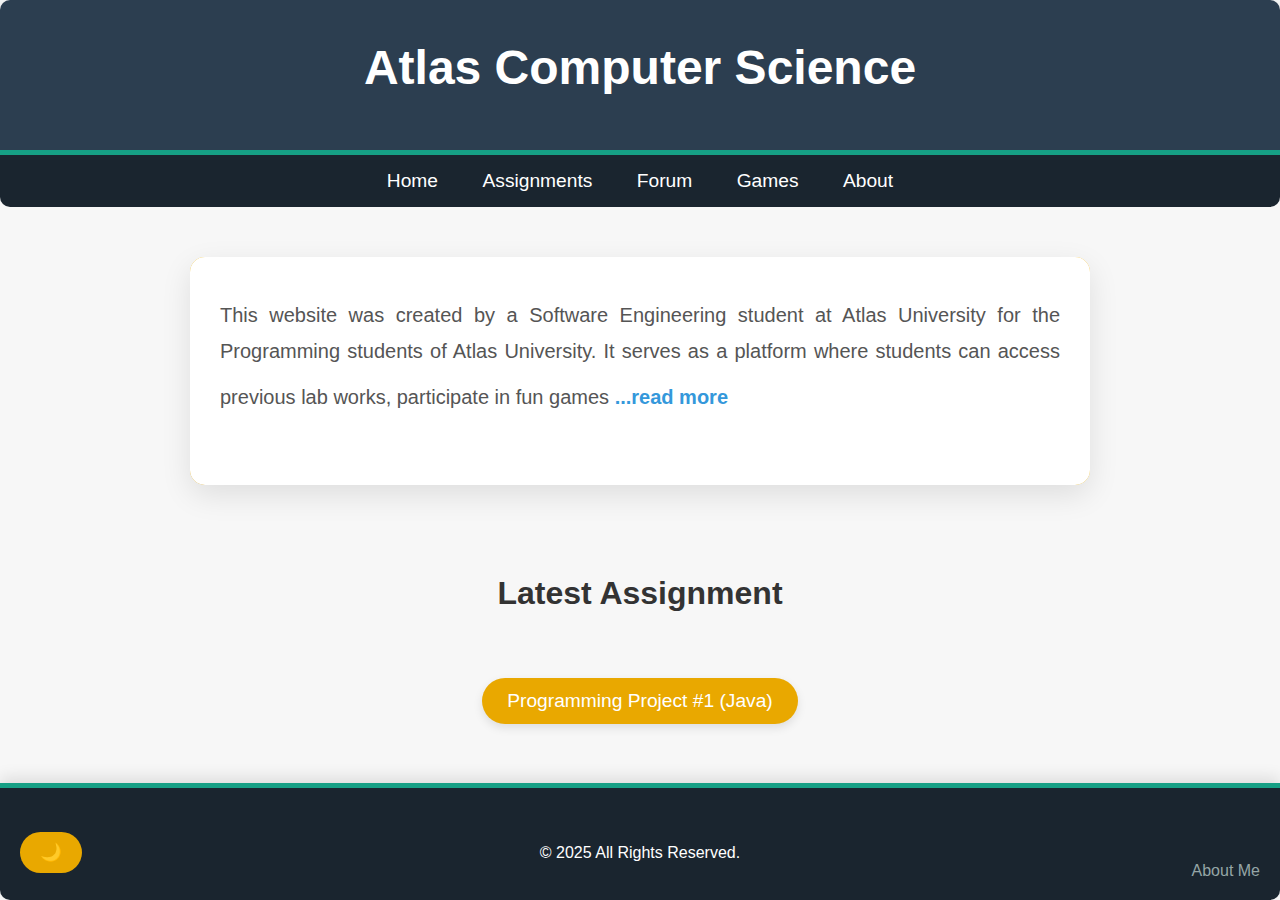
<file: index.html>
<!DOCTYPE html>
<html lang="en">
<head>
    <meta charset="UTF-8">
    <meta name="viewport" content="width=device-width, initial-scale=1.0">
    <title>Atlas Computer Science</title>
    <link rel="stylesheet" href="assets/css/style.css">
</head>
<body>
    <header class="header-animate">
        <h1>Atlas Computer Science</h1>
    </header>

    <nav>
        <a href="index.html" class="nav-btn">Home</a>
        <a href="assignments.html" class="nav-btn">Assignments</a>
        <a href="https://atlascs.proboards.com" target="_blank" class="nav-btn">Forum</a>
        <a href="games.html" class="nav-btn">Games</a>
        <a href="about.html" class="nav-btn">About</a>
    </nav>

    
    <section class="info-section info-animate">
        <p class="info-text">
            This website was created by a Software Engineering student at Atlas University for the Programming students of Atlas University. It serves as a platform where students can access previous lab works, participate in fun games
            <a href="about.html" class="read-more-link"> ...read more</a>
        </p>
    </section>

    <main>
        <section class="assignment">
            <h2>Latest Assignment</h2><br><br>
            <button class="assignment-btn" onclick="window.location.href='assignments/assignment3.html'">Programming Project #1 (Java)</button>
        </section>
    </main>

    <footer>
        <p>&nbsp;</p>
        <p>&nbsp;</p>
        <p style="text-align: center">&copy; 2025 All Rights Reserved.</p>
        <p style="text-align: right"><a href="portfolio.html" class="about-link">About Me</a></p>
    </footer>

    <button class="toggle-btn">🌙</button>

    <script src="assets/js/theme-toggle.js"></script>
</body>
</html>
</file>
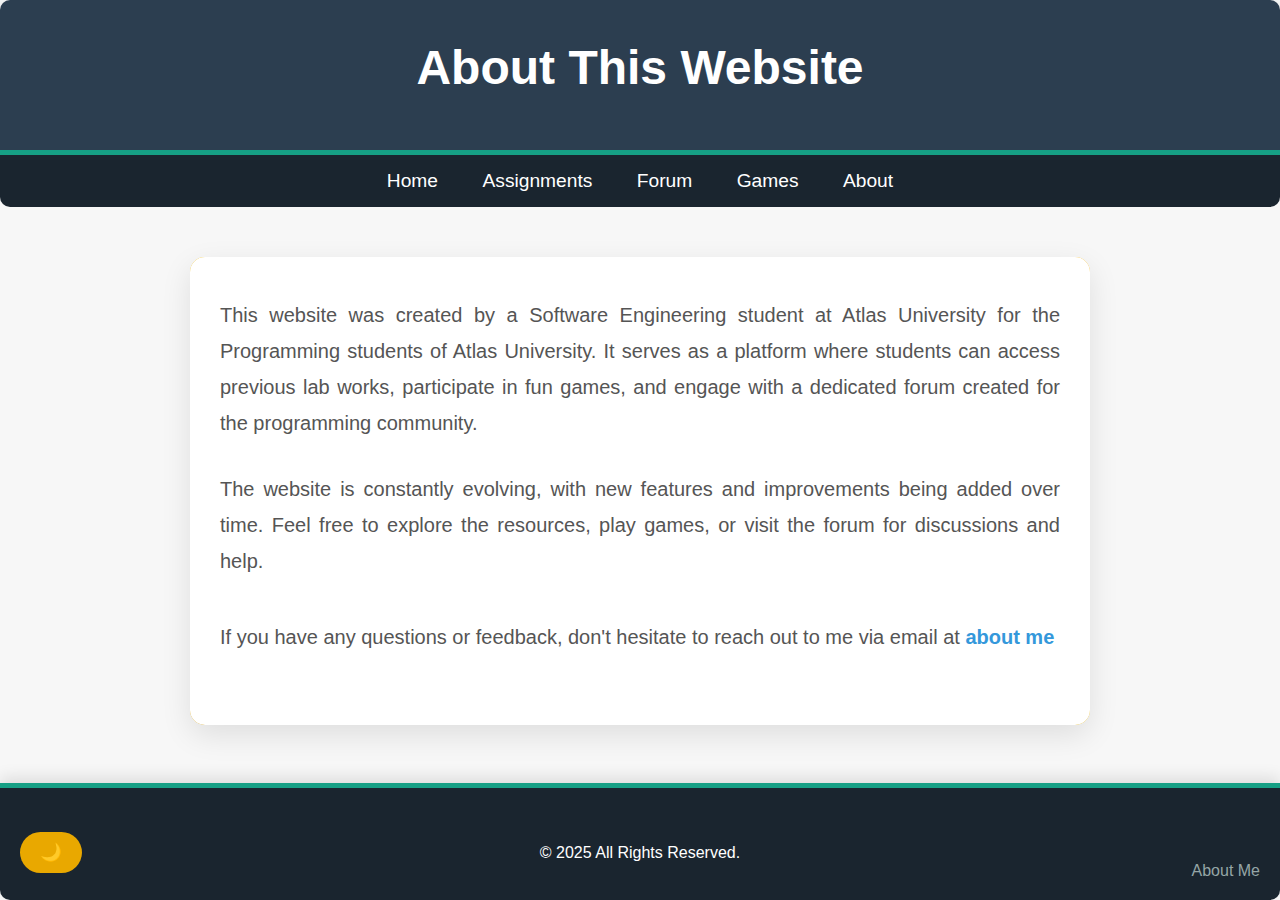
<file: about.html>
<!DOCTYPE html>
<html lang="en">
<head>
    <meta charset="UTF-8">
    <meta name="viewport" content="width=device-width, initial-scale=1.0">
    <title>About Us</title>
    <link rel="stylesheet" href="assets/css/style.css">
</head>
<body>
    <header class="header-animate">
        <h1>About This Website</h1>
    </header>

    <nav>
        <a href="index.html" class="nav-btn">Home</a>
        <a href="assignments.html" class="nav-btn">Assignments</a>
        <a href="https://atlascs.proboards.com" target="_blank" class="nav-btn">Forum</a>
        <a href="games.html" class="nav-btn">Games</a>
        <a href="about.html" class="nav-btn">About</a>
    </nav>

    <section class="info-section info-animate">
        <p class="info-text">
            This website was created by a Software Engineering student at Atlas University for the Programming students of Atlas University. It serves as a platform where students can access previous lab works, participate in fun games, and engage with a dedicated forum created for the programming community.
        </p>
        <p class="info-text">
            The website is constantly evolving, with new features and improvements being added over time. Feel free to explore the resources, play games, or visit the forum for discussions and help.
        </p>
        <p class="info-text">
            If you have any questions or feedback, don't hesitate to reach out to me via email at <a href="portfolio.html" class="read-more-link"> about me</a>
        </p>
    </section>


    <footer>
        <p>&nbsp;</p>
        <p>&nbsp;</p>
        <p style="text-align: center">&copy; 2025 All Rights Reserved.</p>
        <p style="text-align: right"><a href="portfolio.html" class="about-link">About Me</a></p>
    </footer>

    <button class="toggle-btn">🌙</button>

    <script src="assets/js/theme-toggle.js"></script>
</body>
</html>
</file>
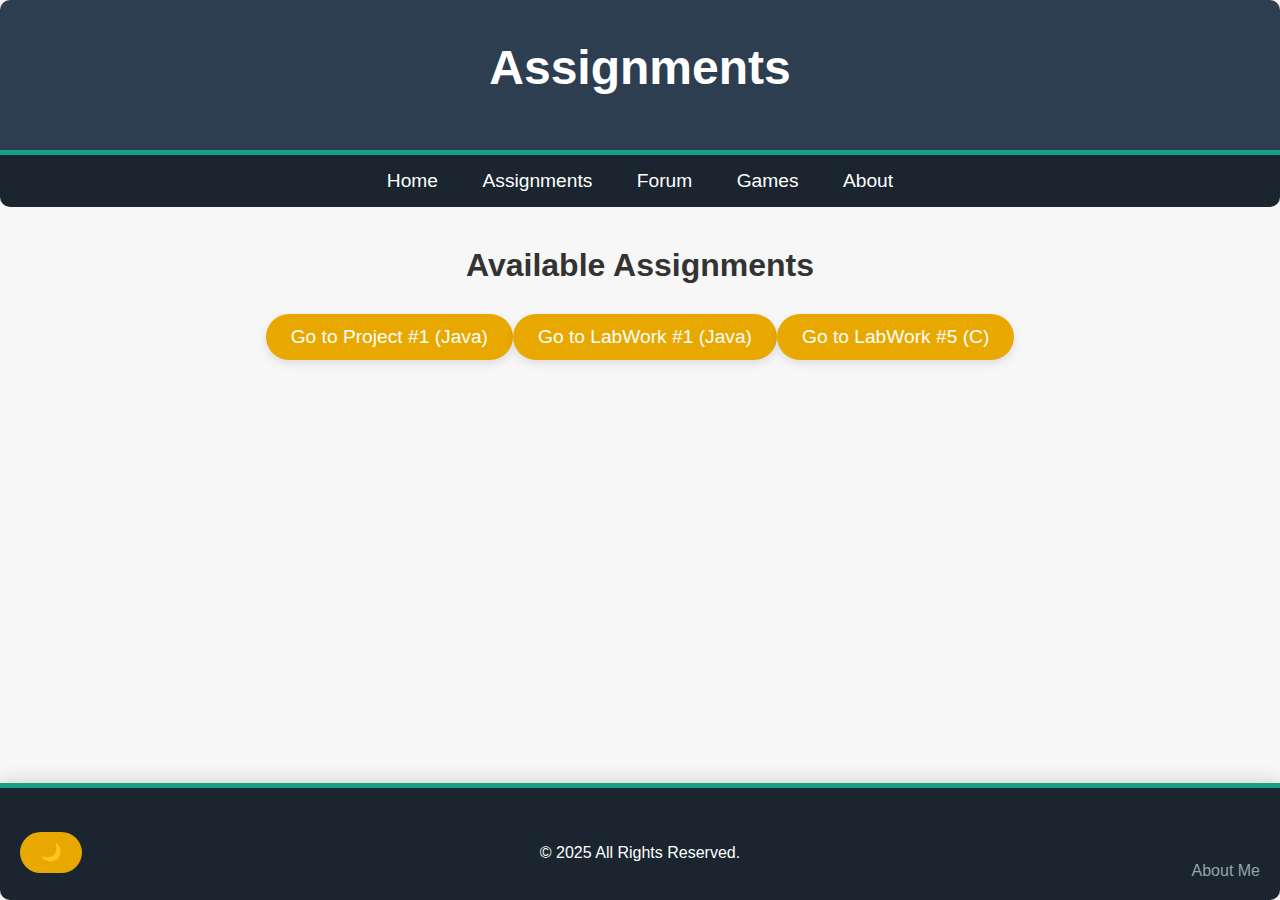
<file: assignments.html>
<!DOCTYPE html>
<html lang="en">
<head>
    <meta charset="UTF-8">
    <meta name="viewport" content="width=device-width, initial-scale=1.0">
    <title>Assignments</title>
    <link rel="stylesheet" href="assets/css/style.css">
</head>
<body>
    <header>
        <h1>Assignments</h1>
    </header>

    <nav>
        <a href="index.html" class="nav-btn">Home</a>
        <a href="assignments.html" class="nav-btn">Assignments</a>
        <a href="https://atlascs.proboards.com" target="_blank" class="nav-btn">Forum</a>
        <a href="games.html" class="nav-btn">Games</a>
        <a href="about.html" class="nav-btn">About</a>
    </nav>

    <main>
        <section class="assignment-list">
            <h2>Available Assignments</h2>
            <div id="assignment-buttons">
                <!-- Dynamically generated buttons will appear here -->
            </div>
        </section>
    </main>

    <footer>
        <p>&nbsp;</p>
        <p>&nbsp;</p>
        <p style="text-align: center">&copy; 2025 All Rights Reserved.</p>
        <p style="text-align: right"><a href="portfolio.html" class="about-link">About Me</a></p>
    </footer>

    <button class="toggle-btn">🌙</button>

    <script src="assets/js/theme-toggle.js"></script>
    <script>
        // List of assignments with display name and file path
        const assignments = [
            { name: 'Project #1 (Java)', file: 'assignments/assignment3.html' },
            { name: 'LabWork #1 (Java)', file: 'assignments/assignment1.html' },
            { name: 'LabWork #5 (C)', file: 'assignments/assignment2.html' }
        ];

        // Function to dynamically create buttons for each assignment
        window.onload = function() {
            const buttonContainer = document.getElementById('assignment-buttons');
            
            // Check if there are any assignments
            if (assignments.length === 0) {
                // If no assignments, hide the button container
                buttonContainer.style.display = 'none';
            } else {
                // If assignments exist, create the buttons
                assignments.forEach(assignment => {
                    // Create a button for each assignment
                    const button = document.createElement('button');
                    button.textContent = `Go to ${assignment.name}`; // Display the name of the assignment
                    button.classList.add('assignment-btn');
                    button.onclick = () => window.location.href = assignment.file;
                    buttonContainer.appendChild(button);
                });
            }
        };
    </script>
</body>
</html>
</file>
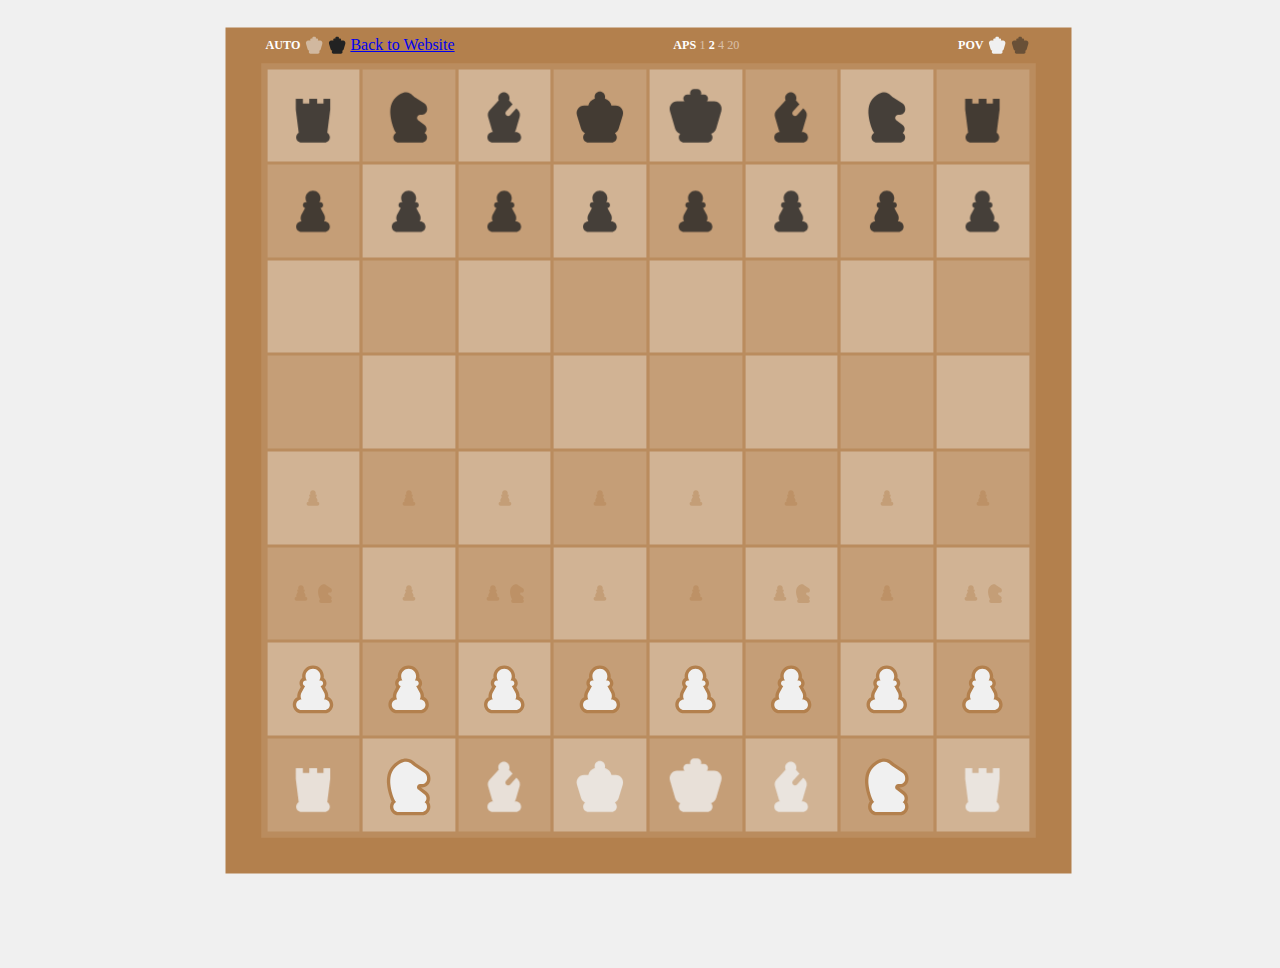
<file: chess-game.html>
<!DOCTYPE html>
<html lang="en">
<head>
    <meta charset="UTF-8">
    <meta name="viewport" content="width=device-width, initial-scale=1.0">
    <title>Chess Game</title>
    <link rel="stylesheet" href="assets/css/style-chess.css">  <!-- Link to your CSS file -->
</head>
<body>
    <section id="view">
        <aside>
          <div>
            <h3 title="Autoplay">Auto</h3>
            <label for="white-random"><input type="checkbox" id="white-random" /><svg width="170" height="170" viewBox="0 0 170 170" fill="none" xmlns="http://www.w3.org/2000/svg" class="white"><use href="#king" /></svg></label>
            <label for="black-random"><input type="checkbox" id="black-random" checked /><svg width="170" height="170" viewBox="0 0 170 170" fill="none" xmlns="http://www.w3.org/2000/svg" class="black"><use href="#king" /></svg></label>
            <a href="index.html">Back to Website</a>
          </div>
          <div>
            <h3 title="Actions per Second">APS</h3>
            <label for="speed-slow"><input type="radio" name="speed" id="speed-slow" /><span>1</span></label>
            <label for="speed-medium"><input type="radio" name="speed" id="speed-medium" checked /><span>2</span></label>
            <label for="speed-fast"><input type="radio" name="speed" id="speed-fast" /><span>4</span></label>
            <label for="speed-asap"><input type="radio" name="speed" id="speed-asap" /><span>20</span></label>
          </div>
          <div>
            <h3 title="Point of View">POV</h3>
            <label for="white-perspective"><input type="radio" name="perspective" id="white-perspective" checked /><svg width="170" height="170" viewBox="0 0 170 170" fill="none" xmlns="http://www.w3.org/2000/svg" class="white"><use href="#king" /></svg></label>
            <label for="black-perspective"><input type="radio" name="perspective" id="black-perspective" /><svg width="170" height="170" viewBox="0 0 170 170" fill="none" xmlns="http://www.w3.org/2000/svg" class="black"><use href="#king" /></svg></label>
          </div>
        </aside>
        <div id="board"></div>
      </section>
      
      <svg aria-hidden style="display: none;" width="170" height="170" viewBox="0 0 170 170" fill="none" xmlns="http://www.w3.org/2000/svg">
        <g id="pawn">
          <path fill="var(--stroke)" d="M63.9596 75.8417L71.9157 80.049C73.2376 77.5492 73.3078 74.5734 72.1052 72.0141C70.9025 69.4547 68.5669 67.6094 65.7987 67.0316L63.9596 75.8417ZM53.8303 94.9961L61.7863 99.2034L61.7864 99.2034L53.8303 94.9961ZM53.2512 96.2739L44.7646 93.2777L44.7646 93.2777L53.2512 96.2739ZM54.1798 112V121C57.4071 121 60.3874 119.272 61.9907 116.471C63.5939 113.67 63.5747 110.225 61.9403 107.442L54.1798 112ZM114.82 112L107.06 107.442C105.425 110.225 105.406 113.67 107.009 116.471C108.613 119.272 111.593 121 114.82 121V112ZM115.749 96.2739L124.235 93.2776L124.235 93.2776L115.749 96.2739ZM115.17 94.9961L107.214 99.2034L107.214 99.2034L115.17 94.9961ZM105.111 75.9755L104.388 67.0046C101.37 67.2479 98.6777 68.9917 97.2213 71.6453C95.7649 74.2989 95.74 77.5069 97.1551 80.1828L105.111 75.9755ZM101.706 61L94.1937 56.0436C92.3701 58.8076 92.2116 62.3498 93.7811 65.2657C95.3506 68.1816 98.3945 70 101.706 70V61ZM68.294 61V70C71.6055 70 74.6494 68.1816 76.2189 65.2657C77.7884 62.3498 77.6299 58.8076 75.8063 56.0436L68.294 61ZM56.0036 71.6343L45.8743 90.7887L61.7864 99.2034L71.9157 80.049L56.0036 71.6343ZM45.8743 90.7887C45.5683 91.3674 45.1338 92.2321 44.7646 93.2777L61.7378 99.2702C61.7062 99.3598 61.685 99.4043 61.691 99.3911C61.6938 99.3851 61.7021 99.3674 61.718 99.3356C61.7341 99.3035 61.756 99.2608 61.7863 99.2034L45.8743 90.7887ZM44.7646 93.2777C43.8488 95.8717 40.5174 106.509 46.4192 116.558L61.9403 107.442C61.2075 106.194 60.9315 104.686 61.0138 103C61.0971 101.296 61.5308 99.8565 61.7378 99.2702L44.7646 93.2777ZM54.1798 103H54V121H54.1798V103ZM54 103C41.2975 103 31 113.297 31 126H49C49 123.239 51.2386 121 54 121V103ZM31 126C31 138.703 41.2974 149 54 149V131C51.2386 131 49 128.761 49 126H31ZM54 149H116V131H54V149ZM116 149C128.703 149 139 138.703 139 126H121C121 128.761 118.761 131 116 131V149ZM139 126C139 113.297 128.703 103 116 103V121C118.761 121 121 123.239 121 126H139ZM116 103H114.82V121H116V103ZM122.581 116.558C128.483 106.509 125.151 95.8716 124.235 93.2776L107.262 99.2702C107.469 99.8565 107.903 101.296 107.986 103C108.069 104.686 107.793 106.194 107.06 107.442L122.581 116.558ZM124.235 93.2776C123.866 92.2321 123.432 91.3674 123.126 90.7887L107.214 99.2034C107.244 99.2608 107.266 99.3035 107.282 99.3356C107.298 99.3674 107.306 99.3851 107.309 99.3912C107.315 99.4043 107.294 99.3598 107.262 99.2702L124.235 93.2776ZM123.126 90.7888L113.067 71.7681L97.1551 80.1828L107.214 99.2034L123.126 90.7888ZM103 68.5C103 67.7083 103.607 67.0675 104.388 67.0046L105.835 84.9463C114.328 84.2614 121 77.1644 121 68.5H103ZM104.5 70C103.672 70 103 69.3284 103 68.5H121C121 59.3873 113.613 52 104.5 52V70ZM101.706 70H104.5V52H101.706V70ZM109.218 65.9564C112.241 61.375 114 55.8793 114 50H96C96 52.248 95.3352 54.3134 94.1937 56.0436L109.218 65.9564ZM114 50C114 33.9837 101.016 21 85 21V39C91.0751 39 96 43.9249 96 50H114ZM85 21C68.9837 21 56 33.9837 56 50H74C74 43.9249 78.9249 39 85 39V21ZM56 50C56 55.8793 57.7591 61.375 60.7818 65.9564L75.8063 56.0436C74.6648 54.3134 74 52.248 74 50H56ZM65.5 70H68.294V52H65.5V70ZM67 68.5C67 69.3284 66.3284 70 65.5 70V52C56.3873 52 49 59.3873 49 68.5H67ZM65.7987 67.0316C66.4826 67.1743 67 67.7665 67 68.5H49C49 76.4618 54.6302 83.0882 62.1205 84.6518L65.7987 67.0316Z" />
          <path fill-rule="evenodd" clip-rule="evenodd" d="M63.9596 75.8417L53.8303 94.9961C53.6109 95.4111 53.4075 95.8312 53.2512 96.2739C52.4848 98.4448 50.4371 105.627 54.1798 112H54C46.268 112 40 118.268 40 126C40 133.732 46.268 140 54 140H116C123.732 140 130 133.732 130 126C130 118.268 123.732 112 116 112H114.82C118.563 105.627 116.515 98.4447 115.749 96.2739C115.592 95.8312 115.389 95.4111 115.17 94.9961L105.111 75.9755C108.967 75.6645 112 72.4364 112 68.5C112 64.3579 108.642 61 104.5 61H101.706C103.788 57.8442 105 54.0636 105 50C105 38.9543 96.0457 30 85 30C73.9543 30 65 38.9543 65 50C65 54.0636 66.2119 57.8442 68.294 61H65.5C61.3579 61 58 64.3579 58 68.5C58 72.1142 60.5564 75.1312 63.9596 75.8417Z" />
        </g>
      
        <g id="rook">
          <path fill="var(--stroke)" d="M96 40H105C105 35.0294 100.971 31 96 31V40ZM75 40V31C70.0294 31 66 35.0294 66 40H75ZM75 53L75 62C77.3869 62 79.6761 61.0518 81.364 59.364C83.0518 57.6761 84 55.387 84 53H75ZM58 53H49C49 57.9706 53.0294 62 58 62L58 53ZM58 40H67C67 35.0294 62.9706 31 58 31V40ZM39 40V31C34.0294 31 30 35.0294 30 40H39ZM39 69H30C30 69.379 30.0239 69.7577 30.0717 70.1337L39 69ZM46.8667 130.951L51.4589 138.691C54.5432 136.861 56.2467 133.375 55.795 129.817L46.8667 130.951ZM123.133 130.951L114.205 129.817C113.753 133.375 115.457 136.861 118.541 138.691L123.133 130.951ZM131 69L139.928 70.1338C139.976 69.7577 140 69.3791 140 69L131 69ZM131 40H140C140 35.0294 135.971 31 131 31V40ZM113 40V31C108.029 31 104 35.0294 104 40H113ZM113 53L113 62C115.387 62 117.676 61.0518 119.364 59.364C121.052 57.6761 122 55.387 122 53H113ZM96 53H87C87 57.9706 91.0294 62 96 62L96 53ZM96 31H75V49H96V31ZM66 40V53H84V40H66ZM75 44L58 44L58 62L75 62L75 44ZM67 53V40H49V53H67ZM58 31H39V49H58V31ZM30 40V69H48V40H30ZM30.0717 70.1337L37.9384 132.085L55.795 129.817L47.9283 67.8663L30.0717 70.1337ZM42.2745 123.211C35.5441 127.204 30.9998 134.566 30.9998 143H48.9998C48.9998 141.18 49.9671 139.576 51.4589 138.691L42.2745 123.211ZM30.9998 143C30.9998 155.703 41.2973 166 53.9998 166V148C51.2384 148 48.9998 145.761 48.9998 143H30.9998ZM53.9998 166H116V148H53.9998V166ZM116 166C128.702 166 139 155.703 139 143H121C121 145.761 118.761 148 116 148V166ZM139 143C139 134.567 134.456 127.204 127.725 123.211L118.541 138.691C120.033 139.576 121 141.18 121 143H139ZM132.061 132.085L139.928 70.1338L122.072 67.8662L114.205 129.817L132.061 132.085ZM140 69V40H122V69H140ZM131 31H113V49H131V31ZM104 40V53H122V40H104ZM113 44L96 44L96 62L113 62L113 44ZM105 53V40H87V53H105Z" />
          <path fill-rule="evenodd" clip-rule="evenodd" d="M96 40H75V53L58 53V40H39V69L46.8667 130.951C42.7556 133.39 39.9998 137.873 39.9998 143C39.9998 150.732 46.2678 157 53.9998 157H116C123.732 157 130 150.732 130 143C130 137.873 127.244 133.39 123.133 130.951L131 69V40H113V53L96 53V40Z" />
        </g>
      
        
        <g id="knight">
          <path fill="var(--stroke)" d="M49.1052 38.3193L55.4587 44.6937L55.4587 44.6937L49.1052 38.3193ZM94.2401 29.9368L87.874 36.2986L87.8741 36.2987L94.2401 29.9368ZM47.3161 124.557L55.6423 121.14L55.6423 121.14L47.3161 124.557ZM51.766 130.503L55.8329 138.532C58.5612 137.15 60.401 134.477 60.7176 131.435C61.0343 128.393 59.7845 125.399 57.3994 123.484L51.766 130.503ZM127.628 131.204L122.091 124.109C119.79 125.905 118.502 128.705 118.637 131.621C118.773 134.537 120.314 137.207 122.772 138.782L127.628 131.204ZM132.387 123.702L141.165 125.687L141.165 125.687L132.387 123.702ZM127.584 110.339L133.091 103.22L133.091 103.22L127.584 110.339ZM110.576 97.1821L105.069 104.301L105.069 104.301L110.576 97.1821ZM126.76 52.2539L121.858 59.802L121.858 59.802L126.76 52.2539ZM99.5001 34.552L104.402 27.0039L104.402 27.0039L99.5001 34.552ZM94.4956 30.1927L100.866 23.8348L100.866 23.8347L94.4956 30.1927ZM55.4587 44.6937C66.4763 33.7121 74.1214 31.8771 78.4041 32.0063C82.8219 32.1396 86.0037 34.427 87.874 36.2986L100.606 23.575C96.9524 19.9187 89.6658 14.3378 78.9468 14.0145C68.0925 13.6871 55.9323 18.8073 42.7516 31.9449L55.4587 44.6937ZM55.6423 121.14C51.8581 111.919 46.772 97.1895 45.3694 82.2455C43.9517 67.1402 46.4349 53.688 55.4587 44.6937L42.7516 31.9449C28.1598 46.4892 25.8204 66.5842 27.4482 83.9274C29.091 101.432 34.9182 118.052 38.99 127.974L55.6423 121.14ZM57.3994 123.484C56.6293 122.866 56.029 122.082 55.6423 121.14L38.99 127.974C40.5712 131.827 43.0657 135.061 46.1326 137.522L57.3994 123.484ZM53.0838 143C53.0838 141.063 54.183 139.368 55.8329 138.532L47.699 122.475C40.2331 126.256 35.0838 134.019 35.0838 143H53.0838ZM58.0838 148C55.3224 148 53.0838 145.761 53.0838 143H35.0838C35.0838 155.703 45.3812 166 58.0838 166V148ZM120.084 148H58.0838V166H120.084V148ZM125.084 143C125.084 145.761 122.845 148 120.084 148V166C132.786 166 143.084 155.703 143.084 143H125.084ZM122.772 138.782C124.181 139.685 125.084 141.24 125.084 143H143.084C143.084 134.852 138.84 127.7 132.484 123.627L122.772 138.782ZM123.608 121.717C123.387 122.695 122.843 123.522 122.091 124.109L133.165 138.3C137.095 135.233 140 130.837 141.165 125.687L123.608 121.717ZM122.077 117.458C123.372 118.459 123.969 120.121 123.608 121.717L141.165 125.687C143.069 117.265 139.92 108.503 133.091 103.22L122.077 117.458ZM105.069 104.301L122.077 117.458L133.091 103.22L116.083 90.0634L105.069 104.301ZM98.3876 90.6851C98.3876 96.0131 100.855 101.041 105.069 104.301L116.083 90.0634C116.275 90.2123 116.388 90.4418 116.388 90.6851H98.3876ZM115.602 73.471C106.095 73.471 98.3876 81.178 98.3876 90.6851H116.388C116.388 91.1191 116.036 91.471 115.602 91.471V73.471ZM120.815 73.471H115.602V91.471H120.815V73.471ZM125.243 69.0432C125.243 71.4886 123.261 73.471 120.815 73.471V91.471C133.202 91.471 143.243 81.4297 143.243 69.0432H125.243ZM125.243 66.0369V69.0432H143.243V66.0369H125.243ZM121.858 59.802C123.969 61.1731 125.243 63.5195 125.243 66.0369H143.243C143.243 57.4241 138.885 49.3965 131.661 44.7058L121.858 59.802ZM94.5985 42.1001L121.858 59.802L131.661 44.7058L104.402 27.0039L94.5985 42.1001ZM88.1255 36.5506C89.5726 38.0004 91.8096 40.2891 94.5985 42.1001L104.402 27.0039C103.476 26.4028 102.551 25.5233 100.866 23.8348L88.1255 36.5506ZM87.8741 36.2987C87.9569 36.3816 88.04 36.4649 88.1256 36.5506L100.866 23.8347C100.781 23.7498 100.694 23.6625 100.606 23.5749L87.8741 36.2987Z" />
          <path fill-rule="evenodd" clip-rule="evenodd" d="M94.2401 29.9368C88.716 24.409 73.3034 14.2001 49.1052 38.3193C25.4895 61.8579 39.4602 105.414 47.3161 124.557C48.3001 126.955 49.8475 128.963 51.766 130.503C47.208 132.812 44.0838 137.541 44.0838 143C44.0838 150.732 50.3518 157 58.0838 157H120.084C127.816 157 134.084 150.732 134.084 143C134.084 138.046 131.511 133.693 127.628 131.204C129.969 129.378 131.694 126.766 132.387 123.702C133.519 118.693 131.646 113.481 127.584 110.339L110.576 97.1821C108.565 95.6265 107.388 93.2275 107.388 90.6851C107.388 86.1486 111.065 82.471 115.602 82.471H120.815C128.231 82.471 134.243 76.4592 134.243 69.0432V66.0369C134.243 60.4718 131.427 55.2848 126.76 52.2539L99.5001 34.552C97.6428 33.3459 96.0618 31.7619 94.4956 30.1927C94.4104 30.1073 94.3252 30.022 94.2401 29.9368Z" />
        </g>
        
        <g id="bishop">
          <path fill="var(--stroke)" d="M97.7142 44.0856L89.4897 40.4306L87.1055 45.7955L91.0547 50.1396L97.7142 44.0856ZM107.204 54.5248L113.843 60.6014L119.386 54.5454L113.864 48.4708L107.204 54.5248ZM90.0638 73.2519L96.7027 79.3284L96.7027 79.3284L90.0638 73.2519ZM90.5325 83.8481L84.4559 90.4871L84.4559 90.4871L90.5325 83.8481ZM101.129 83.3795L107.768 89.456L107.768 89.456L101.129 83.3795ZM117.337 65.6709L123.997 59.6168L117.36 52.3162L110.698 59.5943L117.337 65.6709ZM122.204 71.0243L115.544 77.0783L115.544 77.0783L122.204 71.0243ZM126.158 88.1953L134.795 90.7267L134.795 90.7267L126.158 88.1953ZM115.792 123.563L107.155 121.031L107.155 121.031L115.792 123.563ZM113.283 128.798L105.902 123.648L96.0296 137.798H113.283V128.798ZM54.7167 128.798V137.798H71.9704L62.0977 123.648L54.7167 128.798ZM52.2081 123.563L60.8447 121.031L60.8447 121.031L52.2081 123.563ZM41.8417 88.1953L33.2051 90.7267L33.2051 90.7267L41.8417 88.1953ZM45.7961 71.0243L52.4556 77.0783L52.4556 77.0783L45.7961 71.0243ZM70.2858 44.0856L76.9453 50.1396L80.8945 45.7955L78.5103 40.4306L70.2858 44.0856ZM105.939 47.7406C107.267 44.7523 108 41.4498 108 38H90C90 38.8832 89.8148 39.6991 89.4897 40.4306L105.939 47.7406ZM113.864 48.4708L104.374 38.0315L91.0547 50.1396L100.545 60.5789L113.864 48.4708ZM96.7027 79.3284L113.843 60.6014L100.565 48.4483L83.4248 67.1754L96.7027 79.3284ZM96.609 77.2092C97.2201 77.7685 97.2621 78.7173 96.7027 79.3284L83.4248 67.1754C77.2722 73.8975 77.7338 84.3345 84.4559 90.4871L96.609 77.2092ZM94.4898 77.3029C95.0491 76.6918 95.9979 76.6499 96.609 77.2092L84.4559 90.4871C91.178 96.6397 101.615 96.1781 107.768 89.456L94.4898 77.3029ZM110.698 59.5943L94.4898 77.3029L107.768 89.456L123.976 71.7474L110.698 59.5943ZM128.863 64.9702L123.997 59.6168L110.678 71.7249L115.544 77.0783L128.863 64.9702ZM134.795 90.7267C137.442 81.6942 135.195 71.9349 128.863 64.9702L115.544 77.0783C117.655 79.3999 118.404 82.653 117.522 85.6638L134.795 90.7267ZM124.429 126.094L134.795 90.7267L117.522 85.6638L107.155 121.031L124.429 126.094ZM120.664 133.948C122.307 131.594 123.591 128.951 124.429 126.094L107.155 121.031C106.874 121.992 106.446 122.869 105.902 123.648L120.664 133.948ZM116 119.798H113.283V137.798H116V119.798ZM139 142.798C139 130.096 128.703 119.798 116 119.798V137.798C118.761 137.798 121 140.037 121 142.798H139ZM116 165.798C128.703 165.798 139 155.501 139 142.798H121C121 145.56 118.761 147.798 116 147.798V165.798ZM54 165.798H116V147.798H54V165.798ZM31 142.798C31 155.501 41.2974 165.798 54 165.798V147.798C51.2386 147.798 49 145.56 49 142.798H31ZM54 119.798C41.2975 119.798 31 130.096 31 142.798H49C49 140.037 51.2386 137.798 54 137.798V119.798ZM54.7167 119.798H54V137.798H54.7167V119.798ZM43.5714 126.094C44.4088 128.951 45.6929 131.594 47.3357 133.948L62.0977 123.648C61.5539 122.869 61.1262 121.992 60.8447 121.031L43.5714 126.094ZM33.2051 90.7267L43.5714 126.094L60.8447 121.031L50.4784 85.6638L33.2051 90.7267ZM39.1366 64.9702C32.8051 71.9349 30.5576 81.6942 33.2051 90.7267L50.4784 85.6638C49.5959 82.653 50.3451 79.3999 52.4556 77.0783L39.1366 64.9702ZM63.6264 38.0315L39.1366 64.9702L52.4556 77.0783L76.9453 50.1396L63.6264 38.0315ZM60 38C60 41.4498 60.7334 44.7523 62.0614 47.7406L78.5103 40.4306C78.1852 39.6991 78 38.8832 78 38H60ZM84 14C70.7452 14 60 24.7452 60 38H78C78 34.6863 80.6863 32 84 32V14ZM108 38C108 24.7452 97.2548 14 84 14V32C87.3137 32 90 34.6863 90 38H108Z" />
          <path fill-rule="evenodd" clip-rule="evenodd" d="M99 38C99 40.1665 98.5407 42.2257 97.7142 44.0856L107.204 54.5248L90.0638 73.2519C87.2671 76.3074 87.477 81.0515 90.5325 83.8481C93.588 86.6448 98.3321 86.435 101.129 83.3795L117.337 65.6709L122.204 71.0243C126.425 75.6674 127.923 82.1736 126.158 88.1953L115.792 123.563C115.233 125.471 114.377 127.231 113.283 128.798H116C123.732 128.798 130 135.066 130 142.798C130 150.53 123.732 156.798 116 156.798H54C46.268 156.798 40 150.53 40 142.798C40 135.066 46.268 128.798 54 128.798H54.7167C53.6234 127.231 52.7675 125.471 52.2081 123.563L41.8417 88.1953C40.0767 82.1736 41.5751 75.6674 45.7961 71.0243L70.2858 44.0856C69.4593 42.2257 69 40.1665 69 38C69 29.7157 75.7157 23 84 23C92.2843 23 99 29.7157 99 38Z" />
        </g>
      
        <g id="queen">
          <path fill="var(--stroke)" d="M98.3201 39.3222L89.7589 36.5462C88.2688 41.1416 90.6725 46.0937 95.2048 47.7659L98.3201 39.3222ZM71.6799 39.3222L74.7952 47.7659C79.3275 46.0937 81.7312 41.1416 80.2411 36.5462L71.6799 39.3222ZM54.2398 58V67C58.658 67 62.4228 63.7931 63.1253 59.4312L54.2398 58ZM23.8059 83.7931L32.42 81.1862L32.42 81.1862L23.8059 83.7931ZM34.7006 119.793L26.0864 122.4L26.0864 122.4L34.7006 119.793ZM45.4311 132.146L51.1198 139.12C53.5226 137.16 54.7472 134.101 54.3609 131.025C53.9746 127.948 52.0318 125.287 49.2191 123.982L45.4311 132.146ZM124.913 131.982L120.97 123.892C118.183 125.25 116.292 127.947 115.963 131.029C115.635 134.112 116.917 137.147 119.355 139.061L124.913 131.982ZM135.299 119.793L126.685 117.186L126.685 117.186L135.299 119.793ZM146.194 83.7932L137.58 81.1862L137.58 81.1862L146.194 83.7932ZM115.76 58L106.875 59.4312C107.577 63.7931 111.342 67 115.76 67V58ZM90 35C90 35.5543 89.9131 36.0707 89.7589 36.5462L106.881 42.0983C107.61 39.8513 108 37.4624 108 35H90ZM85 30C87.7614 30 90 32.2386 90 35H108C108 22.2975 97.7026 12 85 12V30ZM80 35C80 32.2386 82.2386 30 85 30V12C72.2975 12 62 22.2975 62 35H80ZM80.2411 36.5462C80.0869 36.0707 80 35.5543 80 35H62C62 37.4624 62.3902 39.8513 63.1188 42.0983L80.2411 36.5462ZM63.1253 59.4312C63.7988 55.2498 67.5604 50.4352 74.7952 47.7659L68.5647 30.8786C57.1112 35.1044 47.3444 44.2138 45.3544 56.5688L63.1253 59.4312ZM54.2398 49H42.9485V67H54.2398V49ZM42.9485 49C23.4932 49 9.55633 67.7789 15.1917 86.4001L32.42 81.1862C30.2825 74.123 35.5689 67 42.9485 67V49ZM15.1917 86.4001L26.0864 122.4L43.3148 117.186L32.42 81.1862L15.1917 86.4001ZM26.0864 122.4C28.5395 130.506 34.3182 136.911 41.643 140.31L49.2191 123.982C46.429 122.687 44.2438 120.256 43.3148 117.186L26.0864 122.4ZM39.7423 125.172C34.5896 129.375 31.2741 135.804 31.2741 143H49.2741C49.2741 141.44 49.978 140.051 51.1198 139.12L39.7423 125.172ZM31.2741 143C31.2741 155.703 41.5715 166 54.2741 166V148C51.5127 148 49.2741 145.761 49.2741 143H31.2741ZM54.2741 166H116.274V148H54.2741V166ZM116.274 166C128.977 166 139.274 155.703 139.274 143H121.274C121.274 145.761 119.036 148 116.274 148V166ZM139.274 143C139.274 135.648 135.815 129.099 130.471 124.904L119.355 139.061C120.54 139.991 121.274 141.407 121.274 143H139.274ZM128.856 140.073C135.943 136.619 141.516 130.321 143.914 122.4L126.685 117.186C125.777 120.186 123.67 122.576 120.97 123.892L128.856 140.073ZM143.914 122.4L154.808 86.4001L137.58 81.1862L126.685 117.186L143.914 122.4ZM154.808 86.4001C160.444 67.7789 146.507 49 127.052 49V67C134.431 67 139.718 74.123 137.58 81.1862L154.808 86.4001ZM127.052 49H115.76V67H127.052V49ZM95.2048 47.7659C102.44 50.4352 106.201 55.2498 106.875 59.4312L124.646 56.5688C122.656 44.2138 112.889 35.1044 101.435 30.8786L95.2048 47.7659Z" />
          <path fill-rule="evenodd" clip-rule="evenodd" d="M98.3201 39.3222C98.7615 37.961 99 36.5084 99 35C99 27.268 92.732 21 85 21C77.268 21 71 27.268 71 35C71 36.5084 71.2385 37.961 71.6799 39.3222C62.3358 42.7698 55.5716 49.7318 54.2398 58H42.9485C29.5311 58 19.9194 70.951 23.8059 83.7931L34.7006 119.793C36.3917 125.381 40.3736 129.799 45.4311 132.146C42.2838 134.713 40.2741 138.622 40.2741 143C40.2741 150.732 46.5421 157 54.2741 157H116.274C124.006 157 130.274 150.732 130.274 143C130.274 138.528 128.177 134.545 124.913 131.982C129.807 129.597 133.647 125.254 135.299 119.793L146.194 83.7932C150.081 70.951 140.469 58 127.052 58H115.76C114.428 49.7318 107.664 42.7698 98.3201 39.3222Z" />
        </g>
        
        <g id="king">
          <path fill="var(--stroke)" d="M71.3981 29V38C74.4851 38 77.3566 36.4179 79.0059 33.8085C80.6552 31.1991 80.8521 27.9265 79.5275 25.1382L71.3981 29ZM55.5392 47V56C59.196 56 62.4893 53.7874 63.8715 50.4019C65.2537 47.0165 64.4501 43.1312 61.8383 40.5718L55.5392 47ZM16.8101 72.5915L25.4512 70.0754L25.4512 70.0754L16.8101 72.5915ZM30.4959 119.592L39.137 117.075L39.137 117.075L30.4959 119.592ZM44.3251 133.266L50.7933 139.524C52.9992 137.244 53.8418 133.971 53.011 130.909C52.1801 127.848 49.7986 125.449 46.7427 124.597L44.3251 133.266ZM126.438 133.253L123.999 124.59C120.947 125.449 118.572 127.851 117.747 130.913C116.923 133.974 117.77 137.244 119.978 139.52L126.438 133.253ZM140.22 119.592L148.861 122.108L148.861 122.108L140.22 119.592ZM153.906 72.5915L145.265 70.0753L145.265 70.0753L153.906 72.5915ZM115.236 47L108.937 40.5718C106.325 43.1312 105.522 47.0165 106.904 50.4019C108.286 53.7874 111.579 56 115.236 56V47ZM99.3773 29L91.2479 25.1382C89.9233 27.9265 90.1202 31.1991 91.7695 33.8085C93.4188 36.4179 96.2903 38 99.3773 38V29ZM79.3877 24.5C79.3877 23.6716 80.0593 23 80.8877 23V5C70.1181 5 61.3877 13.7304 61.3877 24.5H79.3877ZM79.5275 25.1382C79.4407 24.9555 79.3877 24.7465 79.3877 24.5H61.3877C61.3877 27.4743 62.0598 30.3168 63.2688 32.8618L79.5275 25.1382ZM71.3981 20H62.8877V38H71.3981V20ZM62.8877 20C52.1181 20 43.3877 28.7304 43.3877 39.5H61.3877C61.3877 38.6716 62.0593 38 62.8877 38V20ZM43.3877 39.5C43.3877 44.9545 45.639 49.8994 49.2401 53.4282L61.8383 40.5718C61.5498 40.2891 61.3877 39.9216 61.3877 39.5H43.3877ZM55.5392 38H36.0125V56H55.5392V38ZM36.0125 38C16.6845 38 2.7653 56.5505 8.16895 75.1077L25.4512 70.0754C23.4015 63.0364 28.6812 56 36.0125 56V38ZM8.16895 75.1077L21.8548 122.108L39.137 117.075L25.4512 70.0754L8.16895 75.1077ZM21.8548 122.108C24.7108 131.916 32.4229 139.291 41.9074 141.936L46.7427 124.597C43.1399 123.592 40.2185 120.789 39.137 117.075L21.8548 122.108ZM37.8569 127.008C33.861 131.139 31.3877 136.79 31.3877 143H49.3877C49.3877 141.646 49.9143 140.433 50.7933 139.524L37.8569 127.008ZM31.3877 143C31.3877 155.703 41.6852 166 54.3877 166V148C51.6263 148 49.3877 145.761 49.3877 143H31.3877ZM54.3877 166H116.388V148H54.3877V166ZM116.388 166C129.09 166 139.388 155.703 139.388 143H121.388C121.388 145.761 119.149 148 116.388 148V166ZM139.388 143C139.388 136.779 136.906 131.119 132.898 126.987L119.978 139.52C120.859 140.429 121.388 141.643 121.388 143H139.388ZM128.876 141.917C138.33 139.256 146.012 131.893 148.861 122.108L131.579 117.075C130.5 120.781 127.59 123.579 123.999 124.59L128.876 141.917ZM148.861 122.108L162.547 75.1077L145.265 70.0753L131.579 117.075L148.861 122.108ZM162.547 75.1077C167.951 56.5504 154.032 38 134.704 38V56C142.035 56 147.315 63.0364 145.265 70.0753L162.547 75.1077ZM134.704 38H115.236V56H134.704V38ZM121.535 53.4282C125.136 49.8994 127.388 44.9545 127.388 39.5H109.388C109.388 39.9216 109.226 40.2891 108.937 40.5718L121.535 53.4282ZM127.388 39.5C127.388 28.7304 118.657 20 107.888 20V38C108.716 38 109.388 38.6716 109.388 39.5H127.388ZM107.888 20H99.3773V38H107.888V20ZM91.3877 24.5C91.3877 24.7465 91.3347 24.9555 91.2479 25.1382L107.507 32.8618C108.716 30.3168 109.388 27.4743 109.388 24.5H91.3877ZM89.8877 23C90.7161 23 91.3877 23.6716 91.3877 24.5H109.388C109.388 13.7304 100.657 5 89.8877 5V23ZM80.8877 23H89.8877V5H80.8877V23Z" />
          <path fill-rule="evenodd" clip-rule="evenodd" d="M80.8877 14C75.0887 14 70.3877 18.701 70.3877 24.5C70.3877 26.1104 70.7502 27.6361 71.3981 29H62.8877C57.0887 29 52.3877 33.701 52.3877 39.5C52.3877 42.438 53.5944 45.0942 55.5392 47H36.0125C22.6829 47 13.0834 59.7934 16.8101 72.5915L30.4959 119.592C32.4647 126.353 37.7814 131.441 44.3251 133.266C41.8876 135.786 40.3877 139.218 40.3877 143C40.3877 150.732 46.6557 157 54.3877 157H116.388C124.12 157 130.388 150.732 130.388 143C130.388 139.211 128.883 135.774 126.438 133.253C132.96 131.417 138.256 126.337 140.22 119.592L153.906 72.5915C157.633 59.7934 148.033 47 134.704 47H115.236C117.181 45.0942 118.388 42.438 118.388 39.5C118.388 33.701 113.687 29 107.888 29H99.3773C100.025 27.6361 100.388 26.1104 100.388 24.5C100.388 18.701 95.6867 14 89.8877 14H80.8877Z" />
        </g>
      </svg>
      
  


    <script src="assets/js/chess-script.js"></script> <!-- Link to your JS file -->
</body>
</html>
</file>
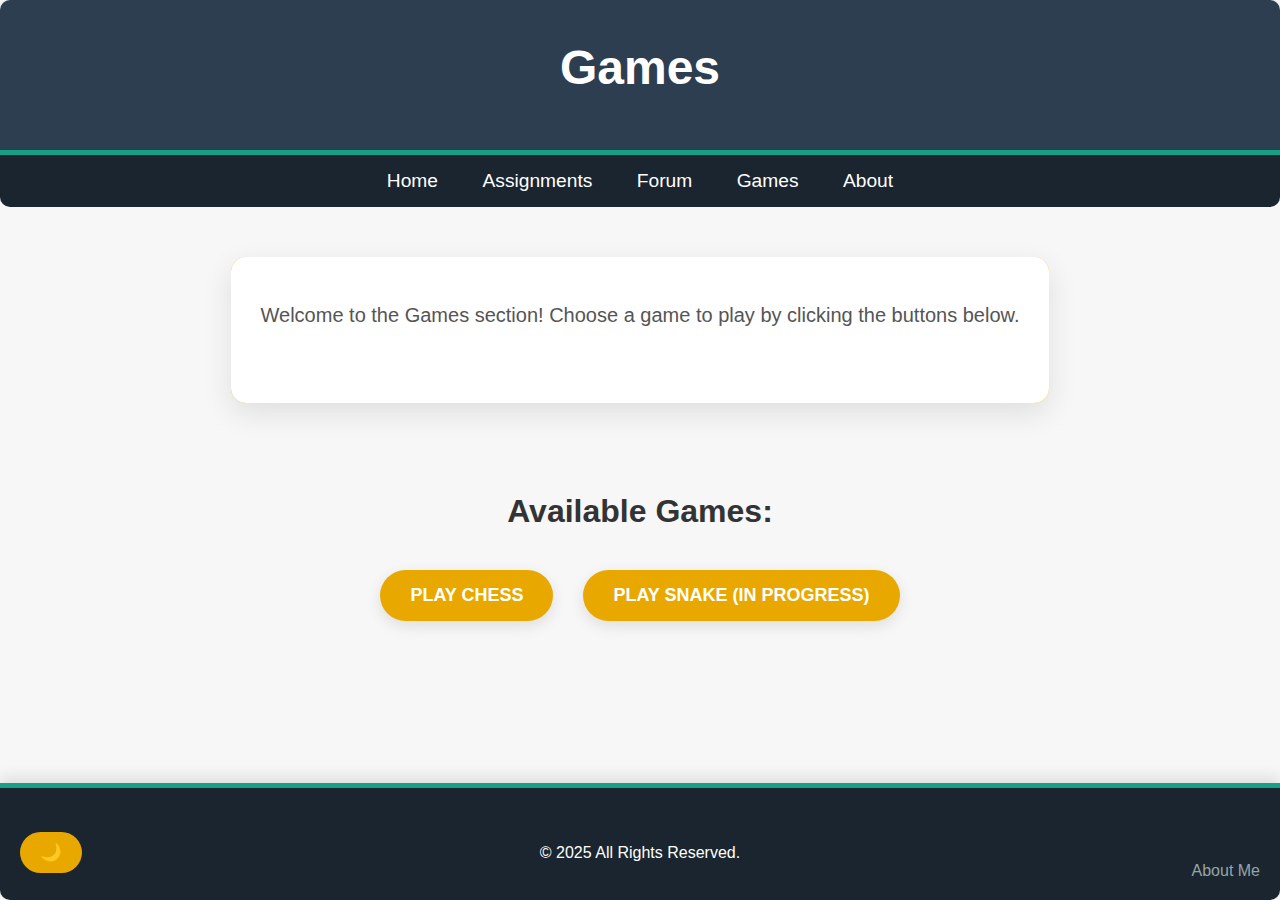
<file: games.html>
<!DOCTYPE html>
<html lang="en">
<head>
    <meta charset="UTF-8">
    <meta name="viewport" content="width=device-width, initial-scale=1.0">
    <title>Games</title>
    <link rel="stylesheet" href="assets/css/style.css">
</head>
<body>
    <header class="header-animate">
        <h1>Games</h1>
    </header>

    <nav>
        <a href="index.html" class="nav-btn">Home</a>
        <a href="assignments.html" class="nav-btn">Assignments</a>
        <a href="https://atlascs.proboards.com" target="_blank" class="nav-btn">Forum</a>
        <a href="games.html" class="nav-btn">Games</a>
        <a href="about.html" class="nav-btn">About</a>
    </nav>

    <section class="info-section info-animate">
        <p class="info-text">Welcome to the Games section! Choose a game to play by clicking the buttons below.</p>
    </section>

    <main>
        <section class="games-list">
            <h2>Available Games:</h2>
            <div class="game-buttons">
                <!-- Play Chess Button -->
                <button class="game-btn" onclick="window.location.href='chess-game.html'">
                    Play Chess
                </button>

                <!-- Play Snake Button -->
                <button class="game-btn" onclick="window.location.href='games.html'">
                    Play Snake (in progress)
                </button>
            </div>
        </section>
    </main>

    <footer>
        <p>&nbsp;</p>
        <p>&nbsp;</p>
        <p style="text-align: center">&copy; 2025 All Rights Reserved.</p>
        <p style="text-align: right"><a href="portfolio.html" class="about-link">About Me</a></p>
    </footer>
    <button class="toggle-btn">🌙</button>

    <script src="assets/js/theme-toggle.js"></script>
</body>
</html>
</file>
<file: assets/css/style-chess.css>
:root {
  --border-width: calc(var(--diameter-tile) / 60);
  --diameter-board: min(85vw, 85vh);
  --diameter-tile: calc(1 / 8 * var(--diameter-board));
  --edge-width: calc((min(100vw, 100vh) - var(--diameter-board)) * 0.3);
  --color-danger: tomato;
  --color-success: #1d83e0;
  --color-white: #f0f0f0;
  --color-black: #222;
  --color-board-hue: 30;
  --color-board-sat: 40%;
  --color-shadow: hsl(var(--color-board-hue), var(--color-board-sat), 50%);
  --color-shadow-lighter: hsl(var(--color-board-hue), var(--color-board-sat), 55%);
  --transition-ease: cubic-bezier(0.25, 1, 0.5, 1);
  --color-background: var(--color-black);
}


aside {
  display: flex;
  justify-content: space-between;
  left: 0;
  position: absolute;
  top: calc(var(--edge-width) * -0.55);
  transform: translateY(-50%);
  width: 100%;
  z-index: 999;
}
aside div {
  align-items: center;
  color: white;
  display: flex;
}
aside div > * {
  align-items: center;
  display: flex;
}
aside div > * + * {
  margin-left: calc(var(--border-width) * 2);
}
aside div h3,
aside div label {
  font-size: calc(var(--edge-width) * 0.3);
  height: calc(var(--edge-width) * 0.3);
  line-height: 1;
  margin-bottom: 0;
  margin-top: 0;
  text-transform: uppercase;
}
aside div label {
  cursor: pointer;
}
aside div input {
  left: -99999px;
  position: absolute;
}

aside div input + * {
  opacity: 0.5;
}
aside div input:checked + * {
  font-weight: bold;
  opacity: 1;
}

aside div svg {
  height: calc(var(--edge-width) * 0.5);
  width: auto;
}

html,
body {
  height: 100%;
}

body {
  background: var(--color-background);
  overflow: hidden;
  transition: background-color 250ms ease-in-out;
}

#view {
  background: var(--color-shadow-lighter);
  box-shadow: 0 0 0 calc(var(--border-width) * 3) var(--color-shadow-lighter),
    0 0 0 var(--edge-width) var(--color-shadow);
  height: var(--diameter-board);
  margin: calc((100vh - var(--diameter-board)) * 0.5)
    calc((100vw - var(--diameter-board)) * 0.5);
  position: relative;
  width: var(--diameter-board);
}

.board {
  display: flex;
  flex-direction: column-reverse;
  height: 100%;
  width: 100%;
}

.board .row {
  display: flex;
  height: var(--diameter-tile);
  width: 100%;
}

.perspective-black .board .row {
  flex-direction: row-reverse;
}

.perspective-black .board {
  flex-direction: column;
}

.board .row .tile {
  background-color: currentcolor;
  border: none;
  box-shadow: inset 0 0 0 var(--border-width) var(--color-shadow-lighter);
  display: flex;
  flex-direction: column;
  height: var(--diameter-tile);
  justify-content: space-between;
  padding: 0;
  position: relative;
  transition: background-color 350ms var(--transition-ease);
  width: var(--diameter-tile);
}

.perspective-black .board .row:nth-child(even) .tile:nth-child(odd),
.perspective-black .board .row:nth-child(odd) .tile:nth-child(even),
.perspective-white .board .row:nth-child(even) .tile:nth-child(even),
.perspective-white .board .row:nth-child(odd) .tile:nth-child(odd) {
  color: hsl(var(--color-board-hue), var(--color-board-sat), 62%);
}

.perspective-black .board .row:nth-child(even) .tile:nth-child(even),
.perspective-black .board .row:nth-child(odd) .tile:nth-child(odd),
.perspective-white .board .row:nth-child(even) .tile:nth-child(odd),
.perspective-white .board .row:nth-child(odd) .tile:nth-child(even) {
  color: hsl(var(--color-board-hue), var(--color-board-sat), 70%);
}
.board .row .tile.highlight-active {}
.board .row .tile.highlight-capture {}
.board .row .tile.highlight-move {}

.board .row .tile .move,
.board .row .tile .moves,
.board .row .tile .captures {
  box-sizing: border-box;
  display: flex;
  flex-wrap: wrap;
  height: var(--diameter-tile);
  justify-content: center;
  left: 0;
  padding: calc(var(--diameter-tile) * 0.025);
  position: absolute;
  top: 0;
  width: var(--diameter-tile);
  z-index: 9;
}

.board .row .tile .move,
.board .row .tile .moves {
  align-content: center;
  align-items: center;
}
.board .row .tile .captures {
  align-items: flex-start;
  justify-content: space-between;
}
.board .row .tile:not(.occupied) .captures {
  align-items: center;
  justify-content: center;
}

.board .row .tile > div > svg {
  --stroke: transparent;
  box-sizing: border-box;
  height: var(--di);
  line-height: var(--di);
  width: var(--di);
}

.board .row .tile .move svg {
  --di: calc(var(--diameter-tile) / 4);
  --fill: var(--color-shadow);
}

.board .row .tile .moves svg,
.board .row .tile .captures svg {
  --di: calc(var(--diameter-tile) / 4);
  --fill: var(--color-shadow);
  opacity: 0.4;
}

.board .row .tile.occupied .captures svg { position: absolute; }
.board .row .tile.occupied .captures svg:nth-child(1) { top: 0; left: 0; }
.board .row .tile.occupied .captures svg:nth-child(2) { top: 0; right: 0; }
.board .row .tile.occupied .captures svg:nth-child(3) { bottom: calc(var(--di) * 0.1); left: 0; }
.board .row .tile.occupied .captures svg:nth-child(4) { bottom: calc(var(--di) * 0.1); right: 0; }
.board .row .tile.occupied .captures svg:nth-child(5) { top: calc(50% - var(--di) * 0.55); left: 0; }
.board .row .tile.occupied .captures svg:nth-child(6) { top: calc(50% - var(--di) * 0.55); right: 0; }
.board .row .tile.occupied .captures svg:nth-child(7) { top: 0; left: calc(50% - var(--di) * 0.5); }
.board .row .tile.occupied .captures svg:nth-child(8) { bottom: calc(var(--di) * 0.1); left: calc(50% - var(--di) * 0.5); }

.touching .board .row .tile .moves,
.touching .board .row .tile .captures,
.turn-black .board .row .tile .moves .white,
.turn-black .board .row .tile .captures .white,
.turn-white .board .row .tile .moves .black,
.turn-white .board .row .tile .captures .black {
  display: none;
}

.board .row .tile[class*="highlight-"] .moves,
.board .row .tile[class*="highlight-"] .captures {
  display: none;  
}

button:focus {
  outline: none;
  position: relative;
  z-index: 9;
}

svg {
  --fill: var(--color-black);
  --stroke: var(--color-shadow);
  fill: var(--fill);
}

svg.white { --fill: var(--color-white); }
svg.black { --fill: var(--color-black); }

.pieces {
  display: block;
  height: var(--diameter-board);
  left: 0;
  pointer-events: none;
  position: absolute;
  top: 0;
  width: var(--diameter-board);
  z-index: 99;
}

.pieces .piece.white {
  --pos-row: -1;
}
.pieces .piece.black {
  --pos-row: 8;
}
.pieces .piece {
  --pos-col: 3.5;
  --scale: 0;
  --transition-delay: 0ms;
  --transition-duration: 200ms;
  bottom: 0;
  display: block;
  height: var(--diameter-tile);
  position: absolute;
  left: 0;
  transform: translate(
      calc(var(--pos-col) * 100%),
      calc(var(--pos-row) * -100%)
    )
    translateZ(0);
  transform-origin: 50% 50%;
  transition: all var(--transition-duration) var(--transition-ease)
    var(--transition-delay);
  width: var(--diameter-tile);
}
.perspective-black .pieces .piece {
  transform: translate(
      calc((7 - var(--pos-col)) * 100%),
      calc((7 - var(--pos-row)) * -100%)
    )
    translateZ(0);
}
.pieces .piece svg {
  display: block;
  left: 50%;
  opacity: 1;
  position: absolute;
  top: 50%;
  transform: translate(-50%, -50%) translateZ(0) scale(var(--scale));
  transform-origin: 50% 50%;
  transition: transform var(--transition-duration) var(--transition-ease),
    fill var(--transition-duration) var(--transition-ease),
    opacity var(--transition-duration) var(--transition-ease);
}
.turn-white .pieces .piece:not(.highlight-capture) svg.black,
.turn-black .pieces .piece:not(.highlight-capture) svg.white,
.turn-black .pieces .piece:not(.can-move):not(.can-capture) svg.black,
.turn-white .pieces .piece:not(.can-move):not(.can-capture) svg.white {
  --stroke: transparent;
  opacity: 0.8;
}

@-webkit-keyframes wobble {
  0%, 50%, 100% { transform: translate(-50%, -50%) translateZ(0) scale(1) rotate(0deg); }
  25% { transform: translate(-50%, -50%) translateZ(0) scale(1.1) rotate(-2deg); }
  75% { transform: translate(-50%, -50%) translateZ(0) scale(1.1) rotate(2deg); }
}

@keyframes wobble {
  0%, 50%, 100% { transform: translate(-50%, -50%) translateZ(0) scale(1) rotate(0deg); }
  25% { transform: translate(-50%, -50%) translateZ(0) scale(1.1) rotate(-2deg); }
  75% { transform: translate(-50%, -50%) translateZ(0) scale(1.1) rotate(2deg); }
}
.pieces .piece.highlight-active svg {
  -webkit-animation: wobble 500ms linear infinite;
          animation: wobble 500ms linear infinite;
  --stroke: var(--color-success);
}

.pieces .piece.highlight-capture svg {
  --stroke: var(--color-danger);
}

.piece svg {
  --svg-di: calc(var(--diameter-tile) * 0.666);
  display: block;
  font-weight: bold;
  height: var(--svg-di);
  left: 50%;
  line-height: var(--svg-di);
  position: absolute;
  stroke-linejoin: round;
  text-align: center;
  top: 50%;
  transform: translate(-50%, -50%);
  width: var(--svg-di);
}
</file>
<file: assets/css/style.css>
/* General Reset */
* {
    margin: 0;
    padding: 0;
    box-sizing: border-box;
    font-family: 'Arial', sans-serif;
}

/* Body Styling */
body {
    background-color: #f7f7f7;
    color: #333;
    transition: background-color 0.3s ease, color 0.3s ease;
}

.about-me-btn {
    display: inline-block;
    padding: 4px 10px; 
    font-size: 12px; 
    background-color: #035c97; 
    color: white;
    text-align: center;
    text-decoration: none;
    border-radius: 20px; 
    transition: background-color 0.3s ease;
}

.about-me-btn:hover {
    background-color: #e9a800; /* Hover efekti */
}

/* Dark Mode */
body.dark {
    background-color: #121212;
    color: #e0e0e0;
}

/* Header */
header {
    background-color: #2c3e50; 
    color: white;
    padding: 40px 20px;
    text-align: center;
    border-bottom: 5px solid #16a085; 
    border-radius: 10px 10px 0 0;
    box-shadow: 0 6px 15px rgba(0, 0, 0, 0.2); 
}

header h1 {
    font-size: 3rem;
    margin-bottom: 15px;
    font-weight: 700;
}

/* Navigation */
nav {
    background-color: #1a252f; 
    padding: 15px;
    text-align: center;
    border-radius: 0 0 10px 10px;
}

nav a {
    color: white;
    margin: 0 20px;
    text-decoration: none;
    font-size: 1.2rem;
    font-weight: 500;
    transition: color 0.3s ease, transform 0.2s ease;
}

nav a:hover {
    color: #16a085; 
    transform: scale(1.05);
}

/* Footer */
footer {
    background-color: #1a252f; 
    color: white;
    padding: 20px;
    text-align: center;
    position: relative; 
    width: 100%;
    border-top: 5px solid #16a085; 
    border-radius: 0 0 10px 10px;
    box-shadow: 0 -6px 15px rgba(0, 0, 0, 0.1);
    margin-top: auto; 
}

/* Footer linkleri */
footer a {
    color: #95a5a6;
    text-decoration: none;
    transition: color 0.3s ease;
}

footer a:hover {
    color: #ecf0f1; 
}

footer .social-links {
    margin-top: 15px;
}

footer .social-links a {
    margin: 0 10px;
    font-size: 1.5rem;
    transition: color 0.3s ease, transform 0.2s ease;
}

footer .social-links a:hover {
    color: #16a085; 
    transform: scale(1.1);
}


body {
    min-height: 100vh; 
    display: flex;
    flex-direction: column;
}

main {
    flex: 1; 
}



/* Active Link Styling */
nav a:active {
    color: #ff6b00; /* Orange color when active */
    transform: scale(1); /* Reset the scale */
}


/* Main Content */
main {
    padding: 40px 20px;
    text-align: center;
}

/* Code Container */
.code-container {
    text-align: left;
    margin: 0 auto;
    max-width: 90%;
    width: 1000px;
}

/* Code Box */
.code-box {
    background-color: #1e1e1e;
    position: relative;
    overflow-y: auto;
    max-height: 500px;
    padding: 10px;
    border-radius: 8px;
    width: 100%;
    box-sizing: border-box;
    scrollbar-width: thin;
}

/* Copy Button Styling (inside code box) */
.copy-btn {
    background-color: transparent;
    color: #e9a800;
    border: 1px solid #e9a800;
    padding: 8px 16px;
    border-radius: 5px;
    cursor: pointer;
    font-size: 1rem;
    position: absolute;
    top: 10px;
    right: 10px;
    z-index: 2;
    transition: background-color 0.3s ease, color 0.3s ease;
}

.copy-btn:hover {
    background-color: #e9a800;
    color: #fff;
}

/* Scrollbar Styling */
.code-box::-webkit-scrollbar {
    width: 12px;
    background-color: #333;
}

.code-box::-webkit-scrollbar-thumb {
    background-color: #666;
    border-radius: 10px;
}

.code-box::-webkit-scrollbar-thumb:hover {
    background-color: #999;
}

/* Mobile-specific adjustments */
@media (max-width: 768px) {
    .code-box {
        max-height: 400px;
        padding: 8px;
    }

    .copy-btn {
        font-size: 0.9rem;
        padding: 6px 12px;
    }

    .code-box::-webkit-scrollbar {
        width: 8px;
    }
}

/* Mobile and smaller screen adjustments */
@media (max-width: 480px) {
    .code-box {
        max-height: 350px;
        padding: 6px;
    }

    .copy-btn {
        font-size: 0.85rem;
        padding: 5px 10px;
    }

    .code-box::-webkit-scrollbar {
        width: 6px;
    }

    .code-box::-webkit-scrollbar-thumb {
        background-color: #555;
    }
}



.about-link {
    color: #95a5a6; /* Lighter color than footer for the text */
    text-decoration: none;
    transition: color 0.3s ease;
}

.about-link:hover {
    color: #ecf0f1; /* Lighter color when hovered */
}

/* Toggle Button for Night/Day Mode */
.toggle-btn {
    background-color: #e9a800;
    color: white;
    border: none;
    padding: 10px 20px;
    border-radius: 30px;
    font-size: 1.1rem;
    cursor: pointer;
    position: fixed;
    bottom: 27px;
    left: 20px;
    transition: background-color 0.3s ease;
    z-index: 999;
}

.toggle-btn:hover {
    background-color: #b97b00;
}

/* Assignment Button Styling */
.assignment-btn {
    background-color: #e9a800;
    color: white;
    border: none;
    padding: 12px 25px;
    border-radius: 30px;
    font-size: 1.2rem;
    cursor: pointer;
    transition: background-color 0.3s ease, transform 0.2s ease;
    box-shadow: 0 4px 10px rgba(0, 0, 0, 0.1);
}

.assignment-btn:hover {
    background-color: #b97b00;
    transform: translateY(-5px);
}

.assignment-btn:focus {
    outline: none;
}

/* Info Section Styling */
.info-section {
    background-color: #ffffff;
    color: #333;
    border-radius: 15px;
    padding: 40px 30px;
    margin: 50px auto;
    max-width: 900px;
    text-align: center;
    box-shadow: 0 10px 30px rgba(0, 0, 0, 0.1);
    transition: all 0.3s ease;
    font-family: 'Roboto', sans-serif;
    position: relative;
    overflow: hidden;
}

/* Info Text Styling */
.info-text {
    font-size: 1.25rem;
    line-height: 1.8;
    color: #555;
    font-weight: 400;
    text-align: justify;
    margin-bottom: 30px;
    position: relative;
    transition: none; /* Remove any hover effect */
}

/* Removed hover effect on info text */

/* Adding a gradient border effect */
.info-section::before {
    content: '';
    position: absolute;
    top: 0;
    left: 0;
    right: 0;
    bottom: 0;
    border-radius: 15px;
    background: linear-gradient(45deg, #e9a800, #f6c400, #ffb600);
    padding: 3px;
    z-index: -1;
    filter: blur(5px);
    transform: scale(1.05);
}

.game-buttons {
    display: flex;
    justify-content: center;
    gap: 30px;
    margin-top: 40px;
}

.game-btn {
    background-color: #e9a800;
    color: white;
    border: none;
    padding: 15px 30px;
    font-size: 18px;
    font-weight: bold;
    text-transform: uppercase;
    border-radius: 50px;
    cursor: pointer;
    transition: all 0.3s ease;
    box-shadow: 0 5px 15px rgba(0, 0, 0, 0.1);
}

.game-btn:hover {
    background-color: #b97b00;
    transform: translateY(-5px);
    box-shadow: 0 8px 20px rgba(0, 0, 0, 0.2);
}

.game-btn:focus {
    outline: none;
}

.game-btn:active {
    transform: translateY(2px);
}

h2 {
    text-align: center;
    margin-bottom: 30px;
    font-size: 2rem;
    color: #333;
}

.read-more-link {
    display: inline-block;
    color: #3498db;
    font-weight: bold;
    text-decoration: none;
    margin-top: 10px;
    transition: color 0.3s ease;
}

.read-more-link:hover {
    color: #2980b9;
    text-decoration: underline;
}

.about-btn {
    display: inline-block;
    padding: 10px 20px;
    background-color: #3498db; /* Blue color */
    color: white;
    font-size: 16px;
    border-radius: 5px;
    text-decoration: none;
    transition: background-color 0.3s;
    margin-top: 10px;
}

.about-btn:hover {
    background-color: #2980b9; /* Darker blue on hover */
}


/* Hover effect for the info section */

/* Dark Mode Styling */
body.dark .info-section {
    background-color: #2d2d2d;
    color: #e0e0e0;
}

body.dark .info-text {
    color: #ccc;
}

body.dark .info-section:hover {
    background-color: #444;
}

@property --gradient-angle {
    syntax: "<angle>";
    initial-value: 0turn;
    inherits: false;
  }

  .code-box {
    background-color: #1e1e1e;
    position: relative;
    max-height: 500px; 
    overflow-y: auto;
    padding: 10px;
    border-radius: 8px;
    width: 100%; 
    box-sizing: border-box;
}

.fullscreen-btn {
    background-color: transparent;
    color: #e9a800;
    border: none;
    font-size: 32px;
    position: absolute;
    top: 10px;
    left: 10px;
    z-index: 2;
    cursor: pointer;
    transition: transform 0.3s ease, color 0.3s ease;
}

.fullscreen-btn:hover {
    color: #fff;
    transform: scale(1.2);
}


@media (min-width: 769px) {
    .code-box {
        max-height: 500px;
    }

    .fullscreen-btn {
        display: block;
    }
}

@media (max-width: 768px) {
    .code-box {
        height: 100vh;
        max-width: 100%;
        padding: 15px;
    }

    .fullscreen-btn {
        display: none;
    }
}

@media (max-width: 480px) {
    .code-box {
        height: 100vh;
        max-width: 100%;
        padding: 10px;
    }

    .fullscreen-btn {
        display: none;
    }
}




  /* Image Styling */
.code-image {
    width: 100%;
    height: auto;
    max-width: 600px; 
    display: block;
    margin: 0 auto; 
}

/* Mobile-specific adjustments */
@media (max-width: 768px) {
    .code-image {
        max-width: 100%; 
        padding: 0 10px; 
    }
}

/* Extra small devices */
@media (max-width: 480px) {
    .code-image {
        max-width: 100%;
    }
}

  
  .card {
    animation: 2s gradient-angle infinite linear;
    border: 2px solid transparent;
    background-image: linear-gradient(#584827, #2d230f),
      conic-gradient(
        from var(--gradient-angle),
        #584827 0%,
        #c7a03c 37%,
        #f9de90 30%,
        #c7a03c 33%,
        #584827 40%,
        #584827 50%,
        #c7a03c 77%,
        #f9de90 80%,
        #c7a03c 83%,
        #584827 90%
      );
    background-clip: padding-box, border-box;
    background-origin: padding-box, border-box;
  }

  @keyframes gradient-angle {
    to {
      --gradient-angle: 1turn;
    }
  }
 


/* Small Screen Adaptation */
@media (max-width: 768px) {
    .info-section {
        padding: 25px 15px;
        margin: 30px auto;
    }

    .info-text {
        font-size: 1.1rem;
    }
}
</file>
